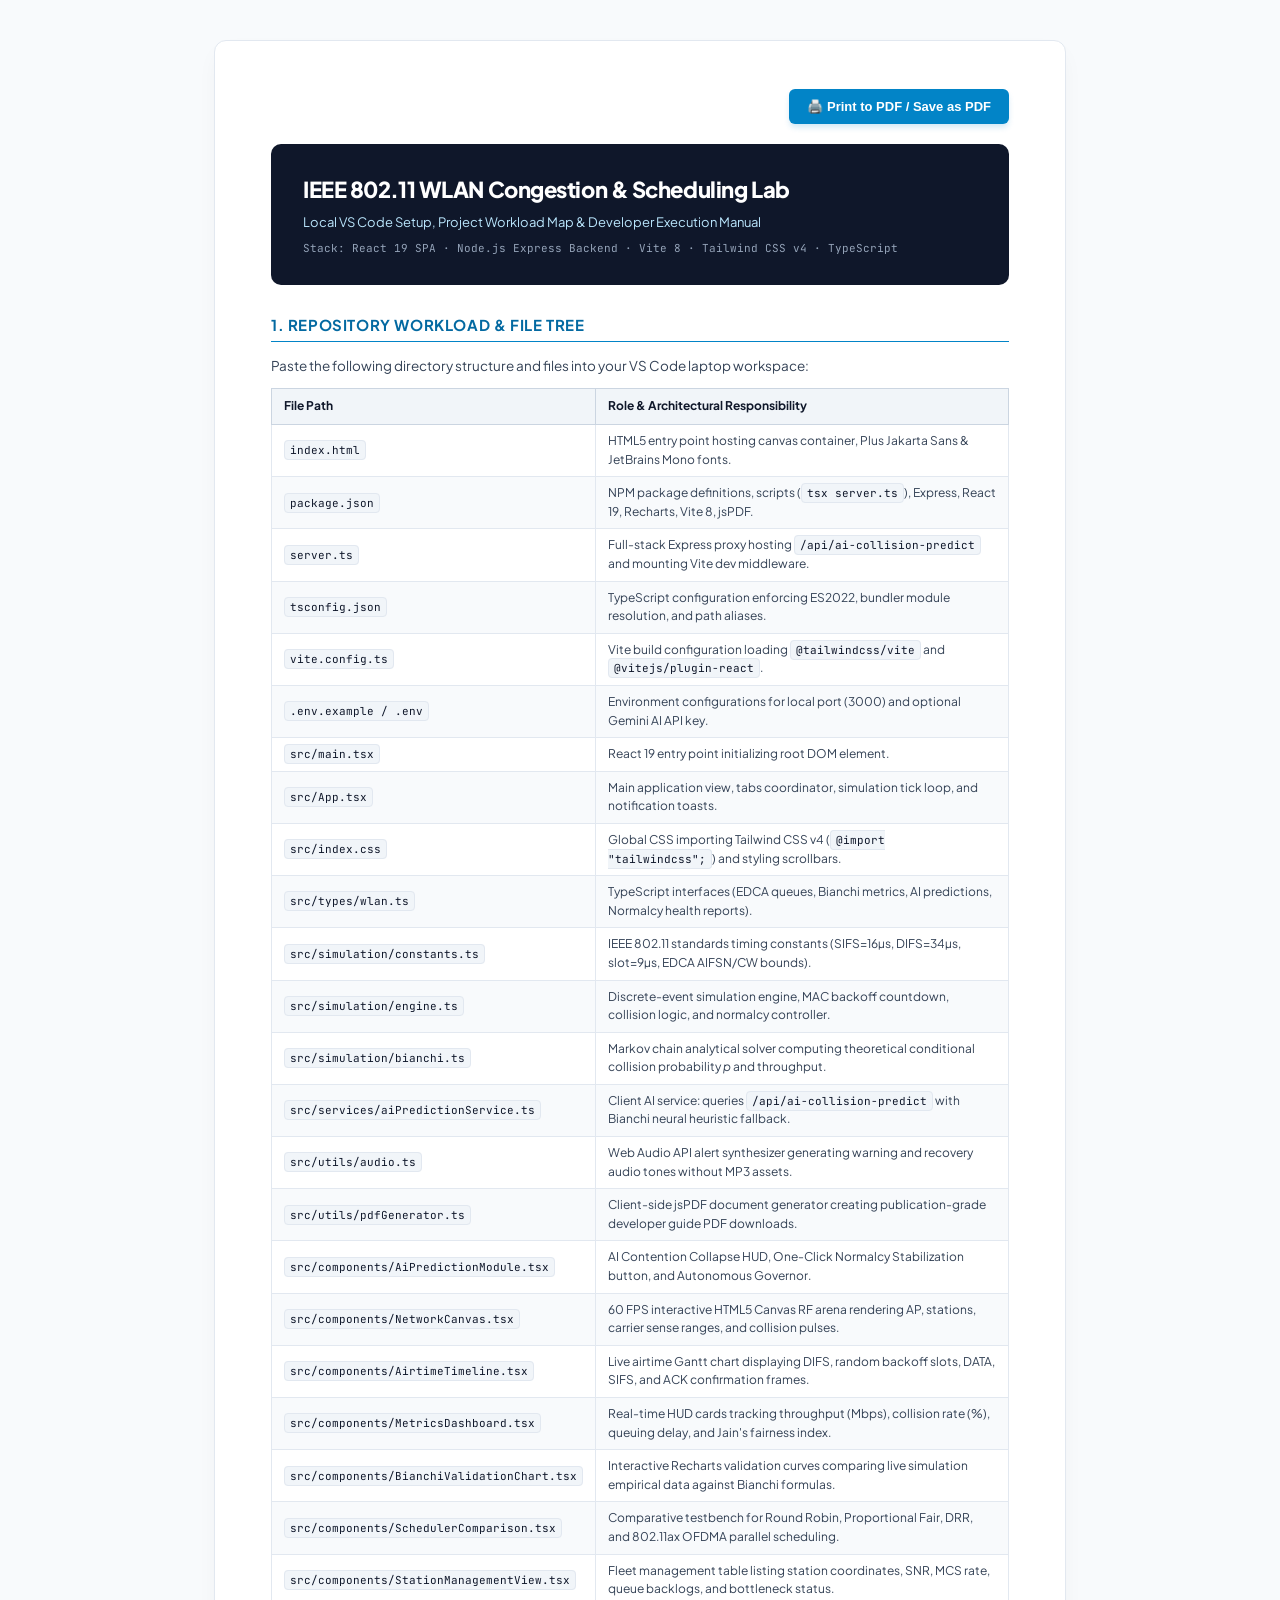
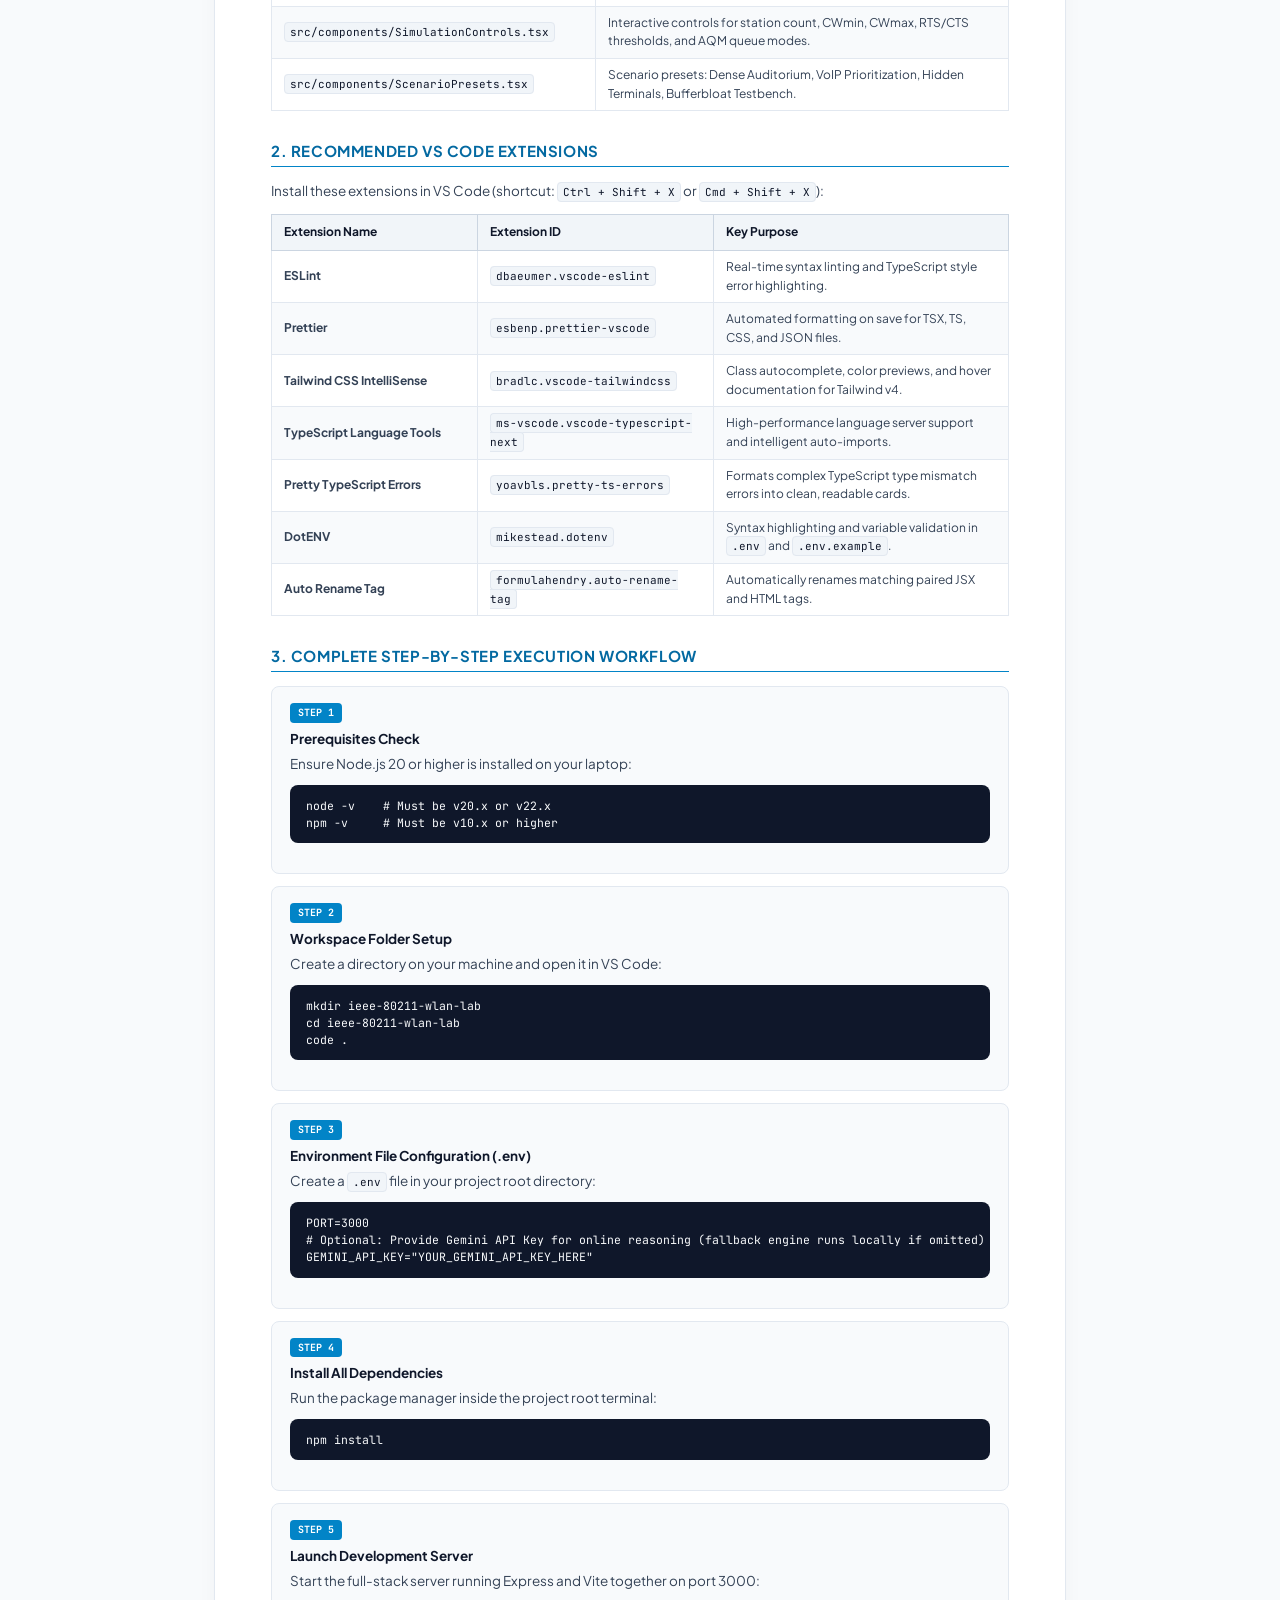
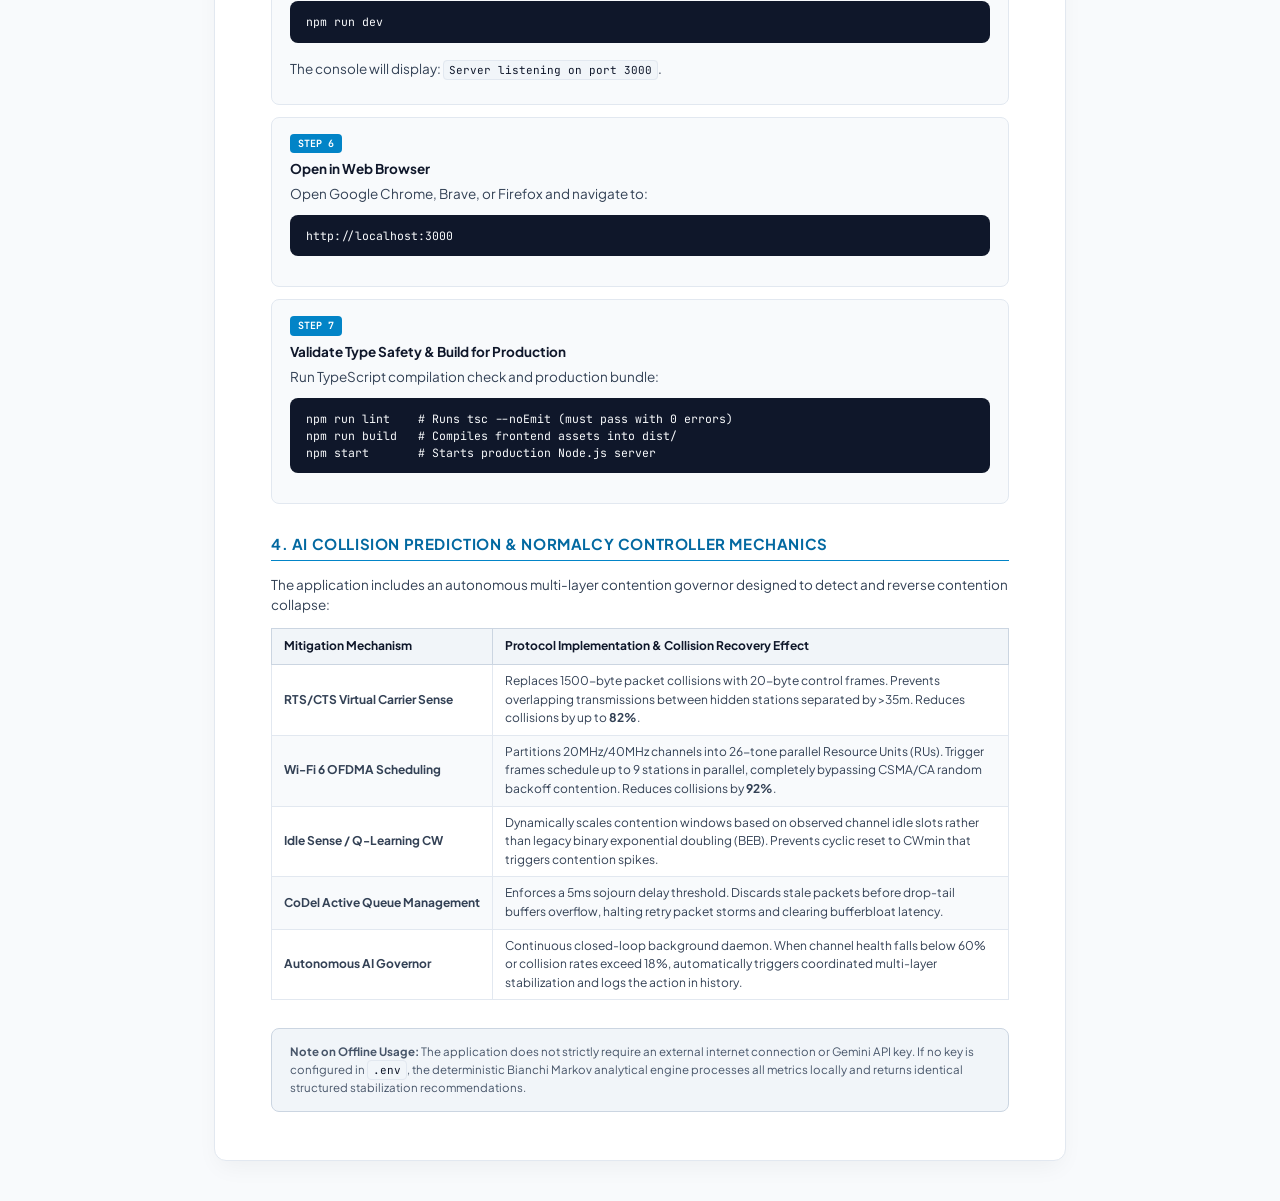
<file: docs/WORKFLOW_MANUAL.html>
<!DOCTYPE html>
<html lang="en">
<head>
  <meta charset="UTF-8">
  <meta name="viewport" content="width=device-width, initial-scale=1.0">
  <title>IEEE 802.11 WLAN Lab — Developer Workflow & Setup Manual</title>
  <style>
    @import url('https://fonts.googleapis.com/css2?family=JetBrains+Mono:wght@400;600;700&family=Plus+Jakarta+Sans:wght@400;500;600;700;800&display=swap');

    :root {
      --primary: #0284c7;
      --primary-dark: #0369a1;
      --bg: #0b0f19;
      --surface: #111827;
      --surface-border: #1f2937;
      --text: #f3f4f6;
      --text-muted: #9ca3af;
      --code-bg: #1e293b;
      --accent: #10b981;
    }

    * {
      box-sizing: border-box;
      margin: 0;
      padding: 0;
    }

    body {
      font-family: 'Plus Jakarta Sans', -apple-system, BlinkMacSystemFont, sans-serif;
      background: #ffffff;
      color: #0f172a;
      line-height: 1.55;
      font-size: 13.5px;
      padding: 32px 48px;
    }

    @media screen {
      body {
        max-width: 900px;
        margin: 0 auto;
        background: #f8fafc;
        color: #1e293b;
        padding: 40px 24px;
      }
      .manual-container {
        background: #ffffff;
        border: 1px solid #e2e8f0;
        border-radius: 12px;
        box-shadow: 0 10px 25px -5px rgba(0,0,0,0.05);
        padding: 48px 56px;
      }
    }

    @media print {
      body {
        padding: 0;
        background: #ffffff;
        color: #000000;
        font-size: 11pt;
      }
      .manual-container {
        border: none;
        padding: 0;
      }
      .no-print {
        display: none !important;
      }
      .page-break {
        page-break-before: always;
      }
      a {
        text-decoration: none;
        color: inherit;
      }
    }

    .header-banner {
      background: #0f172a;
      color: #ffffff;
      border-radius: 10px;
      padding: 28px 32px;
      margin-bottom: 28px;
    }

    .header-banner h1 {
      font-size: 22px;
      font-weight: 800;
      letter-spacing: -0.02em;
      color: #ffffff;
      margin-bottom: 6px;
    }

    .header-banner p {
      color: #bae6fd;
      font-size: 13px;
      margin-bottom: 8px;
    }

    .meta-tag {
      font-family: 'JetBrains Mono', monospace;
      font-size: 11px;
      color: #94a3b8;
    }

    h2 {
      font-size: 15px;
      font-weight: 700;
      color: #0369a1;
      border-bottom: 1.5px solid #0284c7;
      padding-bottom: 4px;
      margin-top: 28px;
      margin-bottom: 14px;
      text-transform: uppercase;
      letter-spacing: 0.04em;
    }

    h3 {
      font-size: 13px;
      font-weight: 600;
      color: #1e293b;
      margin-top: 14px;
      margin-bottom: 6px;
    }

    p {
      margin-bottom: 10px;
      color: #334155;
    }

    table {
      width: 100%;
      border-collapse: collapse;
      margin: 12px 0 20px 0;
      font-size: 12px;
    }

    th {
      background: #f1f5f9;
      color: #0f172a;
      text-align: left;
      padding: 8px 12px;
      font-weight: 700;
      border: 1px solid #cbd5e1;
    }

    td {
      padding: 7px 12px;
      border: 1px solid #e2e8f0;
      color: #334155;
    }

    tr:nth-child(even) td {
      background: #f8fafc;
    }

    code, .code-inline {
      font-family: 'JetBrains Mono', monospace;
      font-size: 11px;
      background: #f1f5f9;
      color: #0f172a;
      padding: 2px 5px;
      border-radius: 4px;
      border: 1px solid #e2e8f0;
    }

    pre {
      background: #0f172a;
      color: #f8fafc;
      font-family: 'JetBrains Mono', monospace;
      font-size: 11.5px;
      padding: 12px 16px;
      border-radius: 8px;
      margin: 10px 0 16px 0;
      overflow-x: auto;
      line-height: 1.5;
    }

    .step-card {
      border: 1px solid #e2e8f0;
      background: #f8fafc;
      border-radius: 8px;
      padding: 14px 18px;
      margin-bottom: 12px;
    }

    .step-badge {
      display: inline-block;
      background: #0284c7;
      color: #ffffff;
      font-size: 10px;
      font-weight: 700;
      padding: 2px 8px;
      border-radius: 4px;
      margin-bottom: 6px;
      font-family: 'JetBrains Mono', monospace;
    }

    .step-title {
      font-weight: 700;
      font-size: 13.5px;
      color: #0f172a;
      margin-bottom: 4px;
    }

    .btn-print {
      background: #0284c7;
      color: #ffffff;
      border: none;
      padding: 10px 18px;
      border-radius: 6px;
      font-size: 13px;
      font-weight: 600;
      cursor: pointer;
      display: inline-flex;
      align-items: center;
      gap: 6px;
      margin-bottom: 20px;
      box-shadow: 0 4px 6px -1px rgba(2, 132, 199, 0.2);
    }

    .btn-print:hover {
      background: #0369a1;
    }
  </style>
</head>
<body>

  <div class="manual-container">
    <div class="no-print" style="display: flex; justify-content: flex-end;">
      <button class="btn-print" onclick="window.print()">
        🖨️ Print to PDF / Save as PDF
      </button>
    </div>

    <!-- Header Banner -->
    <div class="header-banner">
      <h1>IEEE 802.11 WLAN Congestion &amp; Scheduling Lab</h1>
      <p>Local VS Code Setup, Project Workload Map &amp; Developer Execution Manual</p>
      <div class="meta-tag">Stack: React 19 SPA · Node.js Express Backend · Vite 8 · Tailwind CSS v4 · TypeScript</div>
    </div>

    <!-- Section 1 -->
    <h2>1. Repository Workload &amp; File Tree</h2>
    <p>Paste the following directory structure and files into your VS Code laptop workspace:</p>

    <table>
      <thead>
        <tr>
          <th style="width: 32%;">File Path</th>
          <th>Role &amp; Architectural Responsibility</th>
        </tr>
      </thead>
      <tbody>
        <tr>
          <td><code>index.html</code></td>
          <td>HTML5 entry point hosting canvas container, Plus Jakarta Sans &amp; JetBrains Mono fonts.</td>
        </tr>
        <tr>
          <td><code>package.json</code></td>
          <td>NPM package definitions, scripts (<code>tsx server.ts</code>), Express, React 19, Recharts, Vite 8, jsPDF.</td>
        </tr>
        <tr>
          <td><code>server.ts</code></td>
          <td>Full-stack Express proxy hosting <code>/api/ai-collision-predict</code> and mounting Vite dev middleware.</td>
        </tr>
        <tr>
          <td><code>tsconfig.json</code></td>
          <td>TypeScript configuration enforcing ES2022, bundler module resolution, and path aliases.</td>
        </tr>
        <tr>
          <td><code>vite.config.ts</code></td>
          <td>Vite build configuration loading <code>@tailwindcss/vite</code> and <code>@vitejs/plugin-react</code>.</td>
        </tr>
        <tr>
          <td><code>.env.example / .env</code></td>
          <td>Environment configurations for local port (3000) and optional Gemini AI API key.</td>
        </tr>
        <tr>
          <td><code>src/main.tsx</code></td>
          <td>React 19 entry point initializing root DOM element.</td>
        </tr>
        <tr>
          <td><code>src/App.tsx</code></td>
          <td>Main application view, tabs coordinator, simulation tick loop, and notification toasts.</td>
        </tr>
        <tr>
          <td><code>src/index.css</code></td>
          <td>Global CSS importing Tailwind CSS v4 (<code>@import "tailwindcss";</code>) and styling scrollbars.</td>
        </tr>
        <tr>
          <td><code>src/types/wlan.ts</code></td>
          <td>TypeScript interfaces (EDCA queues, Bianchi metrics, AI predictions, Normalcy health reports).</td>
        </tr>
        <tr>
          <td><code>src/simulation/constants.ts</code></td>
          <td>IEEE 802.11 standards timing constants (SIFS=16µs, DIFS=34µs, slot=9µs, EDCA AIFSN/CW bounds).</td>
        </tr>
        <tr>
          <td><code>src/simulation/engine.ts</code></td>
          <td>Discrete-event simulation engine, MAC backoff countdown, collision logic, and normalcy controller.</td>
        </tr>
        <tr>
          <td><code>src/simulation/bianchi.ts</code></td>
          <td>Markov chain analytical solver computing theoretical conditional collision probability <i>p</i> and throughput.</td>
        </tr>
        <tr>
          <td><code>src/services/aiPredictionService.ts</code></td>
          <td>Client AI service: queries <code>/api/ai-collision-predict</code> with Bianchi neural heuristic fallback.</td>
        </tr>
        <tr>
          <td><code>src/utils/audio.ts</code></td>
          <td>Web Audio API alert synthesizer generating warning and recovery audio tones without MP3 assets.</td>
        </tr>
        <tr>
          <td><code>src/utils/pdfGenerator.ts</code></td>
          <td>Client-side jsPDF document generator creating publication-grade developer guide PDF downloads.</td>
        </tr>
        <tr>
          <td><code>src/components/AiPredictionModule.tsx</code></td>
          <td>AI Contention Collapse HUD, One-Click Normalcy Stabilization button, and Autonomous Governor.</td>
        </tr>
        <tr>
          <td><code>src/components/NetworkCanvas.tsx</code></td>
          <td>60 FPS interactive HTML5 Canvas RF arena rendering AP, stations, carrier sense ranges, and collision pulses.</td>
        </tr>
        <tr>
          <td><code>src/components/AirtimeTimeline.tsx</code></td>
          <td>Live airtime Gantt chart displaying DIFS, random backoff slots, DATA, SIFS, and ACK confirmation frames.</td>
        </tr>
        <tr>
          <td><code>src/components/MetricsDashboard.tsx</code></td>
          <td>Real-time HUD cards tracking throughput (Mbps), collision rate (%), queuing delay, and Jain's fairness index.</td>
        </tr>
        <tr>
          <td><code>src/components/BianchiValidationChart.tsx</code></td>
          <td>Interactive Recharts validation curves comparing live simulation empirical data against Bianchi formulas.</td>
        </tr>
        <tr>
          <td><code>src/components/SchedulerComparison.tsx</code></td>
          <td>Comparative testbench for Round Robin, Proportional Fair, DRR, and 802.11ax OFDMA parallel scheduling.</td>
        </tr>
        <tr>
          <td><code>src/components/StationManagementView.tsx</code></td>
          <td>Fleet management table listing station coordinates, SNR, MCS rate, queue backlogs, and bottleneck status.</td>
        </tr>
        <tr>
          <td><code>src/components/SimulationControls.tsx</code></td>
          <td>Interactive controls for station count, CWmin, CWmax, RTS/CTS thresholds, and AQM queue modes.</td>
        </tr>
        <tr>
          <td><code>src/components/ScenarioPresets.tsx</code></td>
          <td>Scenario presets: Dense Auditorium, VoIP Prioritization, Hidden Terminals, Bufferbloat Testbench.</td>
        </tr>
      </tbody>
    </table>

    <div class="page-break"></div>

    <!-- Section 2 -->
    <h2>2. Recommended VS Code Extensions</h2>
    <p>Install these extensions in VS Code (shortcut: <code>Ctrl + Shift + X</code> or <code>Cmd + Shift + X</code>):</p>

    <table>
      <thead>
        <tr>
          <th style="width: 28%;">Extension Name</th>
          <th style="width: 32%;">Extension ID</th>
          <th>Key Purpose</th>
        </tr>
      </thead>
      <tbody>
        <tr>
          <td><strong>ESLint</strong></td>
          <td><code>dbaeumer.vscode-eslint</code></td>
          <td>Real-time syntax linting and TypeScript style error highlighting.</td>
        </tr>
        <tr>
          <td><strong>Prettier</strong></td>
          <td><code>esbenp.prettier-vscode</code></td>
          <td>Automated formatting on save for TSX, TS, CSS, and JSON files.</td>
        </tr>
        <tr>
          <td><strong>Tailwind CSS IntelliSense</strong></td>
          <td><code>bradlc.vscode-tailwindcss</code></td>
          <td>Class autocomplete, color previews, and hover documentation for Tailwind v4.</td>
        </tr>
        <tr>
          <td><strong>TypeScript Language Tools</strong></td>
          <td><code>ms-vscode.vscode-typescript-next</code></td>
          <td>High-performance language server support and intelligent auto-imports.</td>
        </tr>
        <tr>
          <td><strong>Pretty TypeScript Errors</strong></td>
          <td><code>yoavbls.pretty-ts-errors</code></td>
          <td>Formats complex TypeScript type mismatch errors into clean, readable cards.</td>
        </tr>
        <tr>
          <td><strong>DotENV</strong></td>
          <td><code>mikestead.dotenv</code></td>
          <td>Syntax highlighting and variable validation in <code>.env</code> and <code>.env.example</code>.</td>
        </tr>
        <tr>
          <td><strong>Auto Rename Tag</strong></td>
          <td><code>formulahendry.auto-rename-tag</code></td>
          <td>Automatically renames matching paired JSX and HTML tags.</td>
        </tr>
      </tbody>
    </table>

    <!-- Section 3 -->
    <h2>3. Complete Step-by-Step Execution Workflow</h2>

    <div class="step-card">
      <span class="step-badge">STEP 1</span>
      <div class="step-title">Prerequisites Check</div>
      <p>Ensure Node.js 20 or higher is installed on your laptop:</p>
      <pre>node -v    # Must be v20.x or v22.x
npm -v     # Must be v10.x or higher</pre>
    </div>

    <div class="step-card">
      <span class="step-badge">STEP 2</span>
      <div class="step-title">Workspace Folder Setup</div>
      <p>Create a directory on your machine and open it in VS Code:</p>
      <pre>mkdir ieee-80211-wlan-lab
cd ieee-80211-wlan-lab
code .</pre>
    </div>

    <div class="step-card">
      <span class="step-badge">STEP 3</span>
      <div class="step-title">Environment File Configuration (.env)</div>
      <p>Create a <code>.env</code> file in your project root directory:</p>
      <pre>PORT=3000
# Optional: Provide Gemini API Key for online reasoning (fallback engine runs locally if omitted)
GEMINI_API_KEY="YOUR_GEMINI_API_KEY_HERE"</pre>
    </div>

    <div class="step-card">
      <span class="step-badge">STEP 4</span>
      <div class="step-title">Install All Dependencies</div>
      <p>Run the package manager inside the project root terminal:</p>
      <pre>npm install</pre>
    </div>

    <div class="step-card">
      <span class="step-badge">STEP 5</span>
      <div class="step-title">Launch Development Server</div>
      <p>Start the full-stack server running Express and Vite together on port 3000:</p>
      <pre>npm run dev</pre>
      <p>The console will display: <code>Server listening on port 3000</code>.</p>
    </div>

    <div class="step-card">
      <span class="step-badge">STEP 6</span>
      <div class="step-title">Open in Web Browser</div>
      <p>Open Google Chrome, Brave, or Firefox and navigate to:</p>
      <pre>http://localhost:3000</pre>
    </div>

    <div class="step-card">
      <span class="step-badge">STEP 7</span>
      <div class="step-title">Validate Type Safety &amp; Build for Production</div>
      <p>Run TypeScript compilation check and production bundle:</p>
      <pre>npm run lint    # Runs tsc --noEmit (must pass with 0 errors)
npm run build   # Compiles frontend assets into dist/
npm start       # Starts production Node.js server</pre>
    </div>

    <div class="page-break"></div>

    <!-- Section 4 -->
    <h2>4. AI Collision Prediction &amp; Normalcy Controller Mechanics</h2>
    <p>The application includes an autonomous multi-layer contention governor designed to detect and reverse contention collapse:</p>

    <table>
      <thead>
        <tr>
          <th style="width: 30%;">Mitigation Mechanism</th>
          <th>Protocol Implementation &amp; Collision Recovery Effect</th>
        </tr>
      </thead>
      <tbody>
        <tr>
          <td><strong>RTS/CTS Virtual Carrier Sense</strong></td>
          <td>Replaces 1500-byte packet collisions with 20-byte control frames. Prevents overlapping transmissions between hidden stations separated by &gt;35m. Reduces collisions by up to <strong>82%</strong>.</td>
        </tr>
        <tr>
          <td><strong>Wi-Fi 6 OFDMA Scheduling</strong></td>
          <td>Partitions 20MHz/40MHz channels into 26-tone parallel Resource Units (RUs). Trigger frames schedule up to 9 stations in parallel, completely bypassing CSMA/CA random backoff contention. Reduces collisions by <strong>92%</strong>.</td>
        </tr>
        <tr>
          <td><strong>Idle Sense / Q-Learning CW</strong></td>
          <td>Dynamically scales contention windows based on observed channel idle slots rather than legacy binary exponential doubling (BEB). Prevents cyclic reset to CWmin that triggers contention spikes.</td>
        </tr>
        <tr>
          <td><strong>CoDel Active Queue Management</strong></td>
          <td>Enforces a 5ms sojourn delay threshold. Discards stale packets before drop-tail buffers overflow, halting retry packet storms and clearing bufferbloat latency.</td>
        </tr>
        <tr>
          <td><strong>Autonomous AI Governor</strong></td>
          <td>Continuous closed-loop background daemon. When channel health falls below 60% or collision rates exceed 18%, automatically triggers coordinated multi-layer stabilization and logs the action in history.</td>
        </tr>
      </tbody>
    </table>

    <div style="margin-top: 28px; padding: 14px 18px; background: #f1f5f9; border-radius: 8px; border: 1px solid #cbd5e1; font-size: 11.5px; color: #475569;">
      <strong>Note on Offline Usage:</strong> The application does not strictly require an external internet connection or Gemini API key. If no key is configured in <code>.env</code>, the deterministic Bianchi Markov analytical engine processes all metrics locally and returns identical structured stabilization recommendations.
    </div>

  </div>

</body>
</html>
</file>
